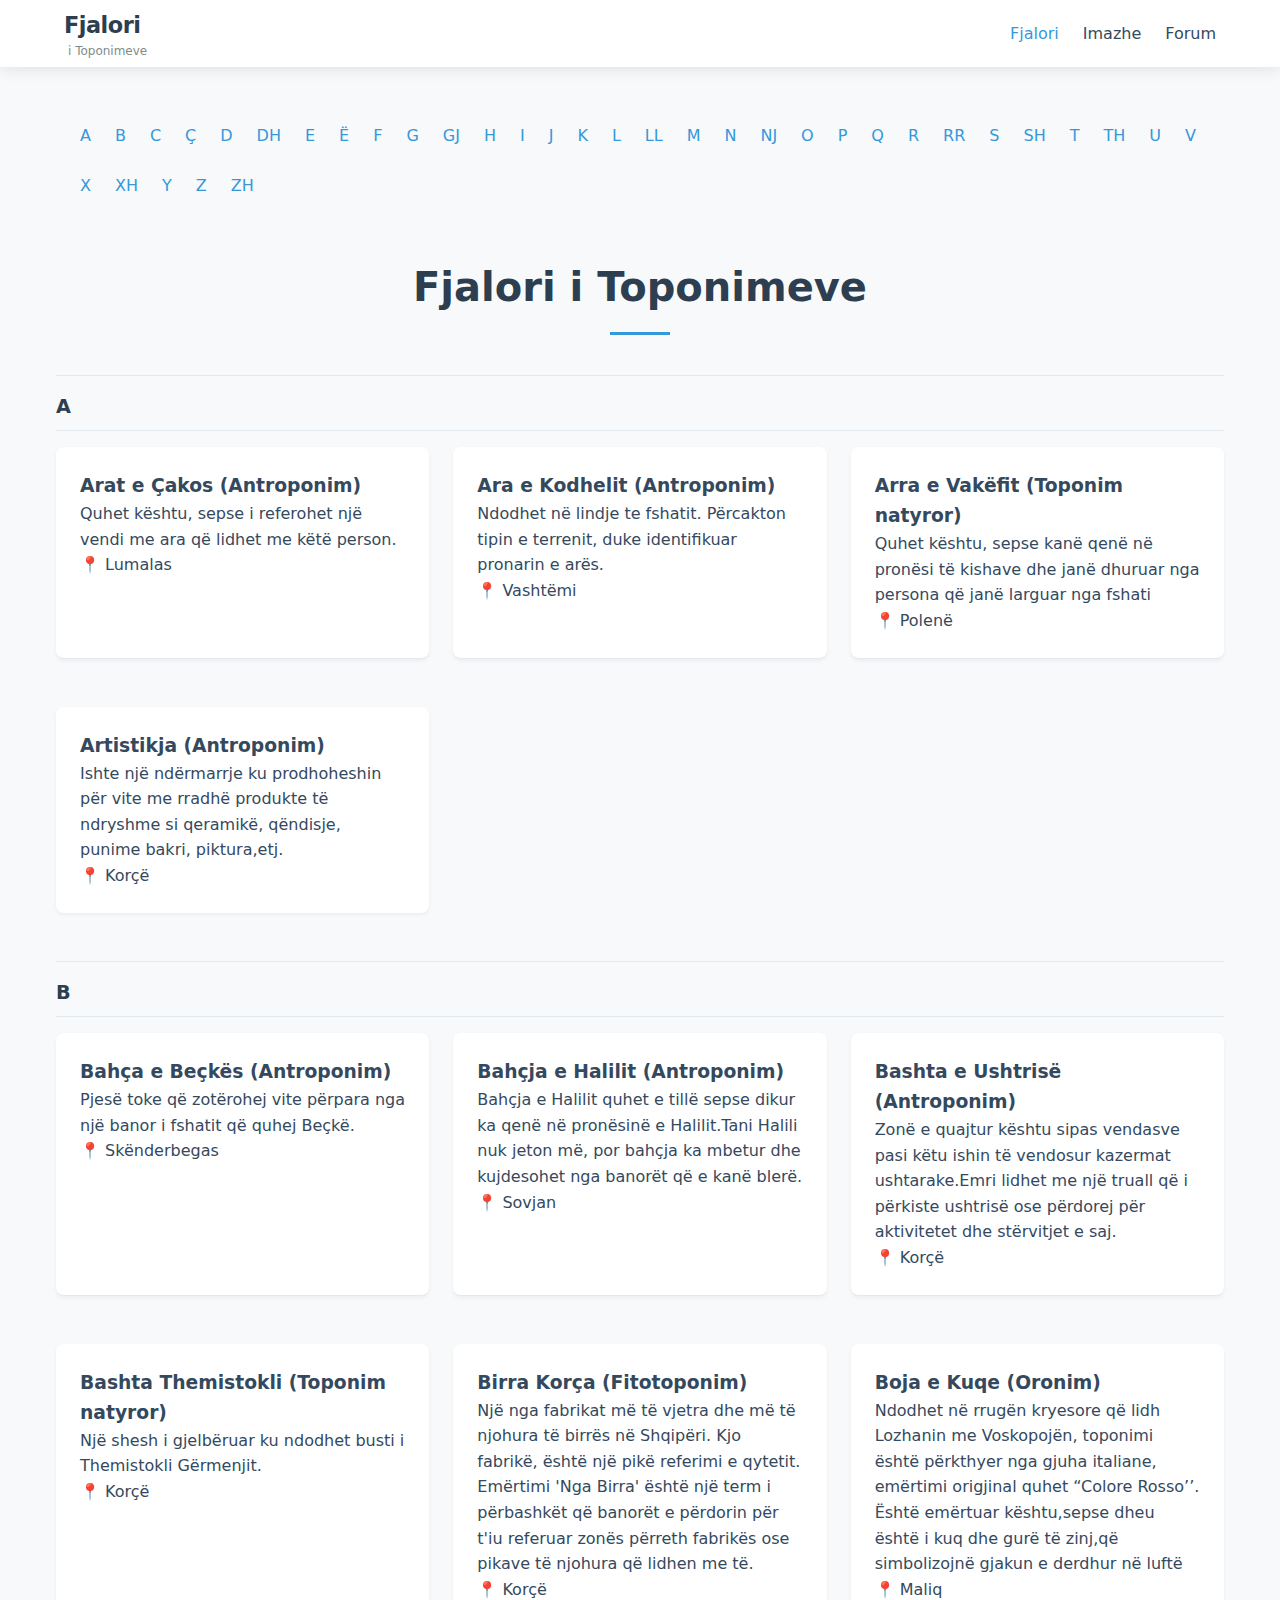
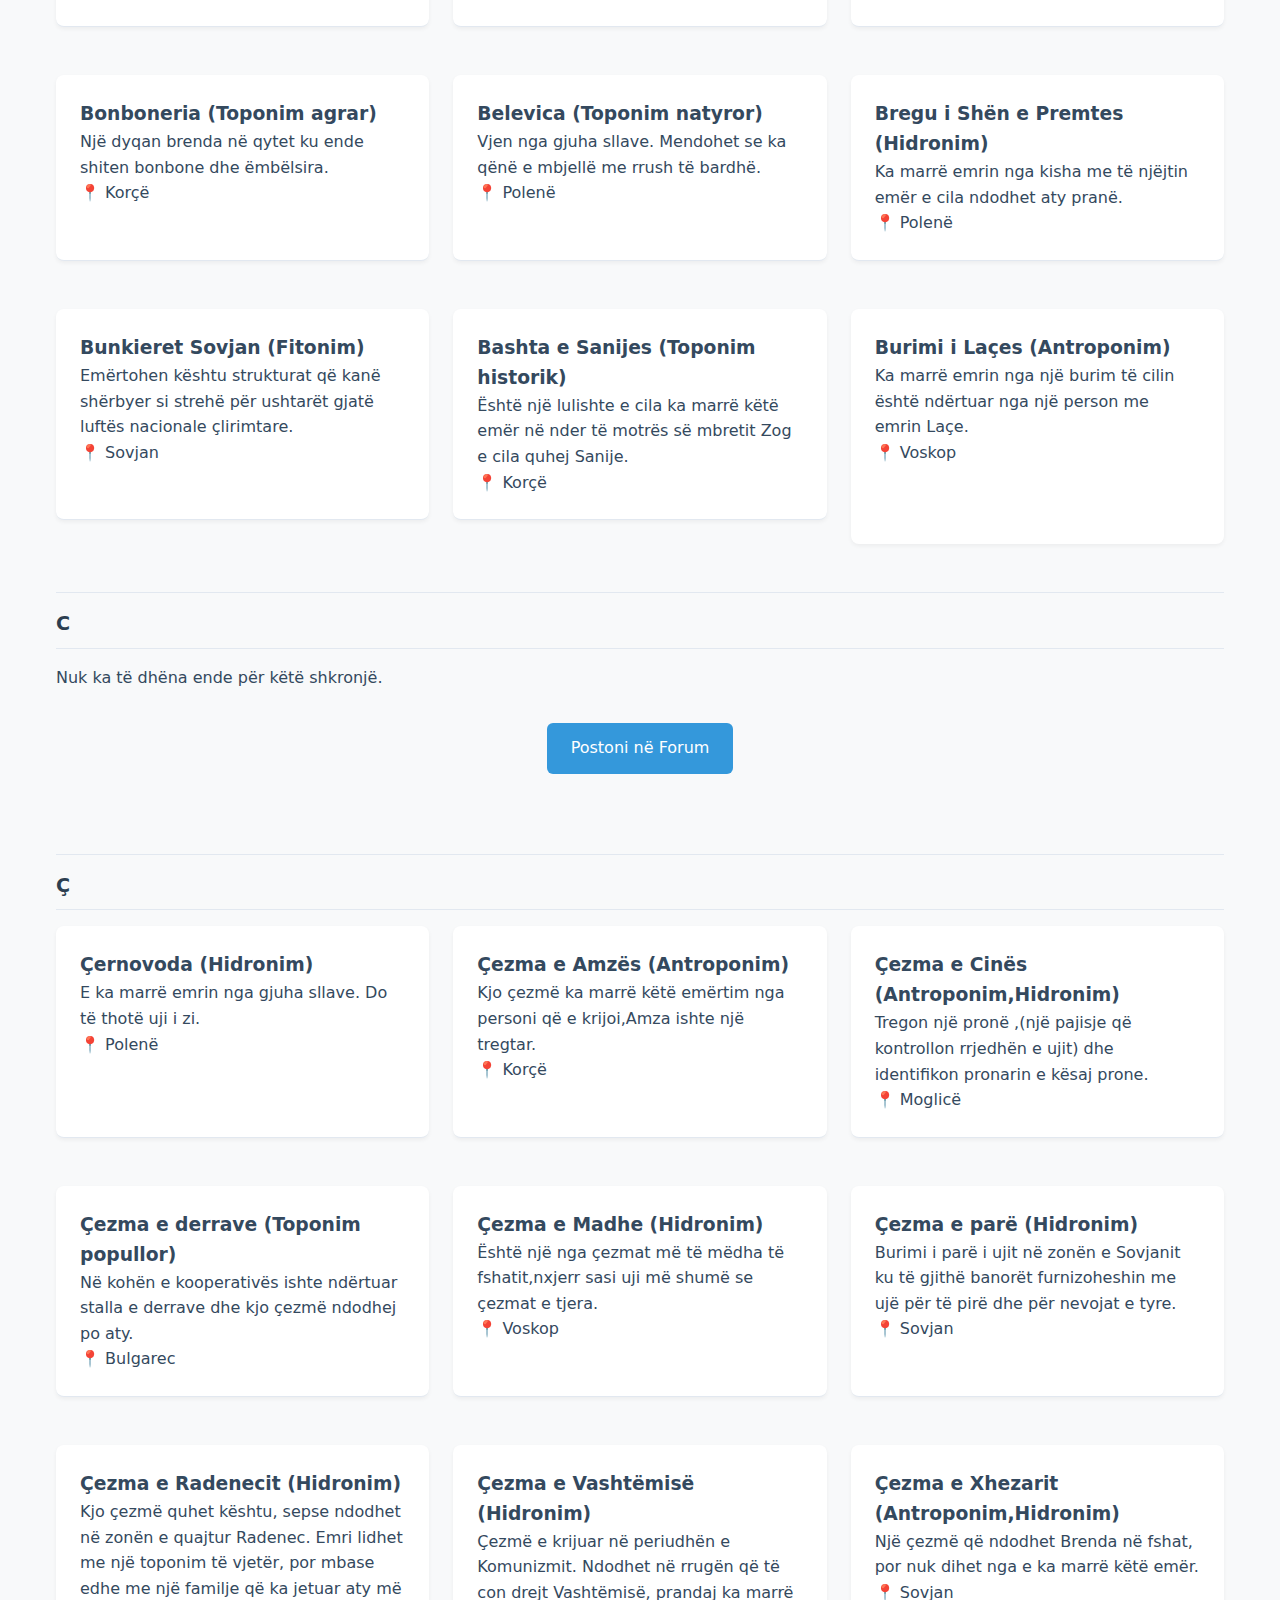
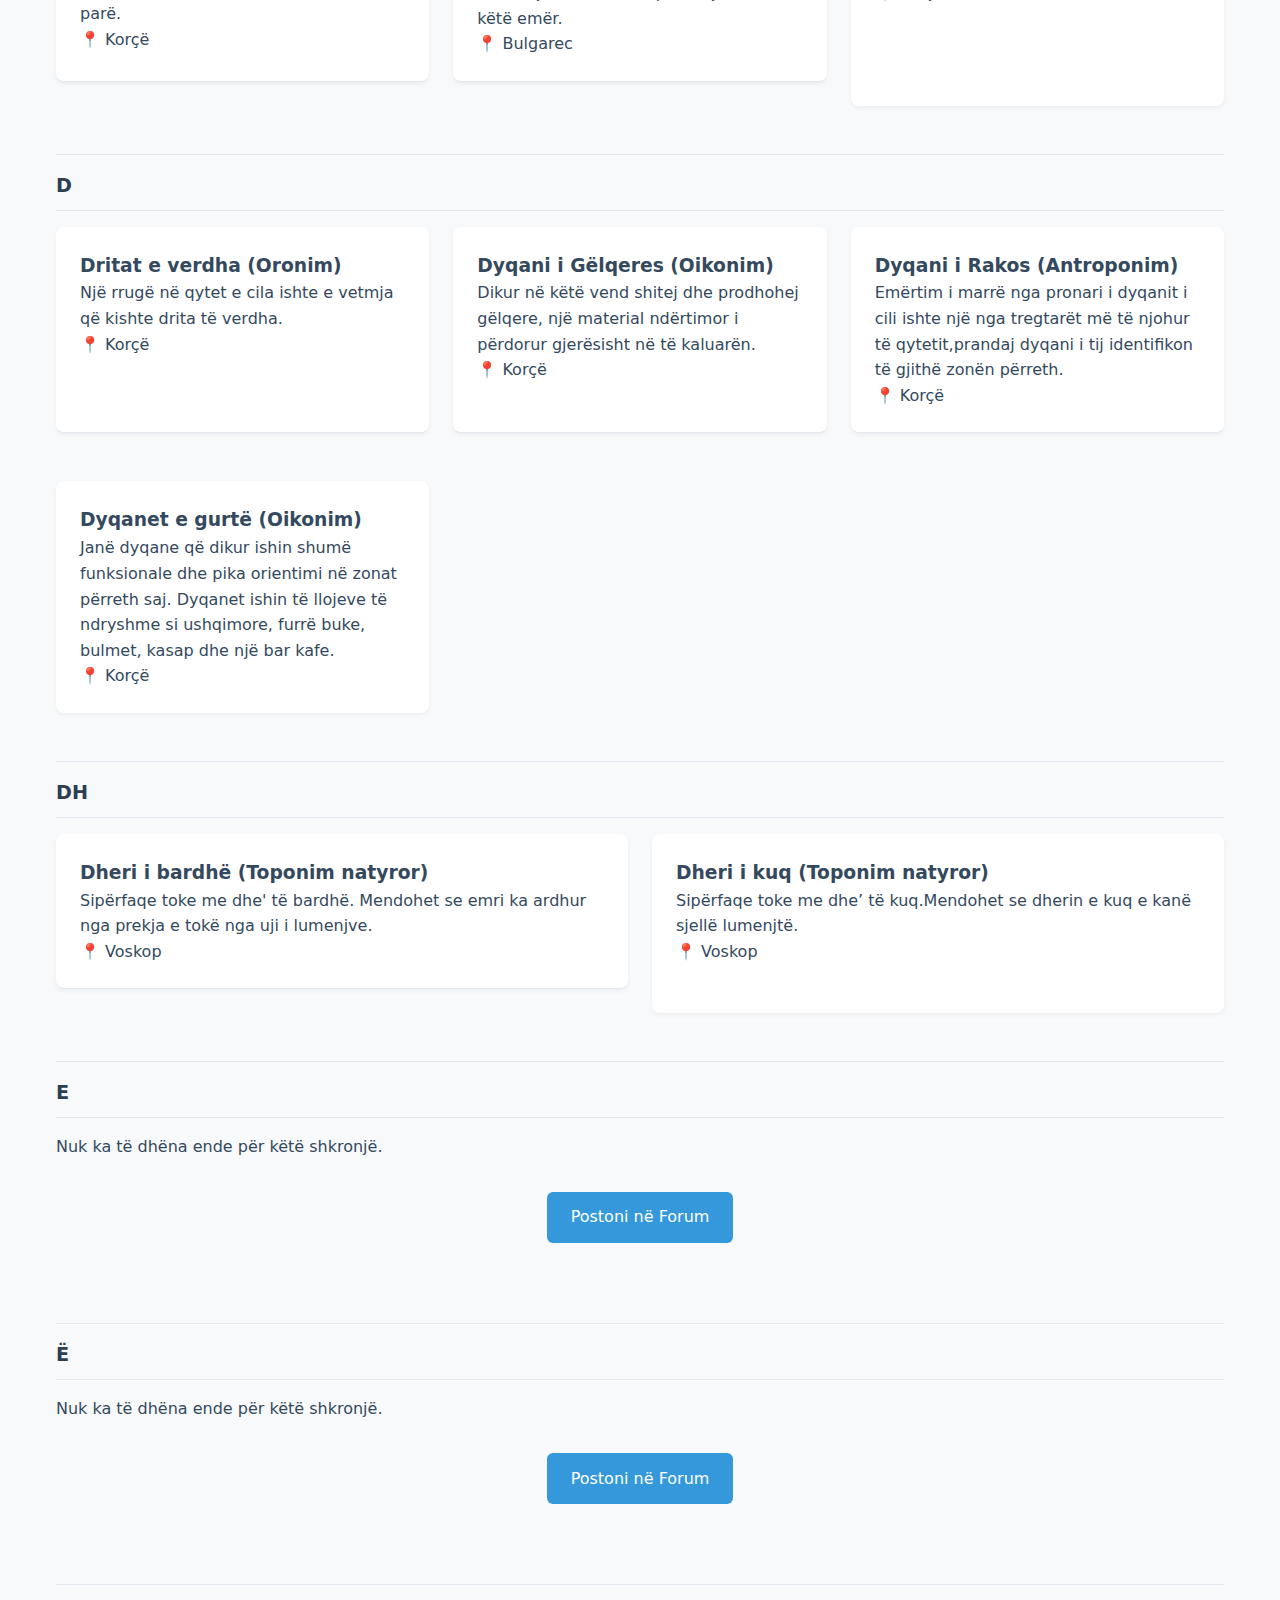
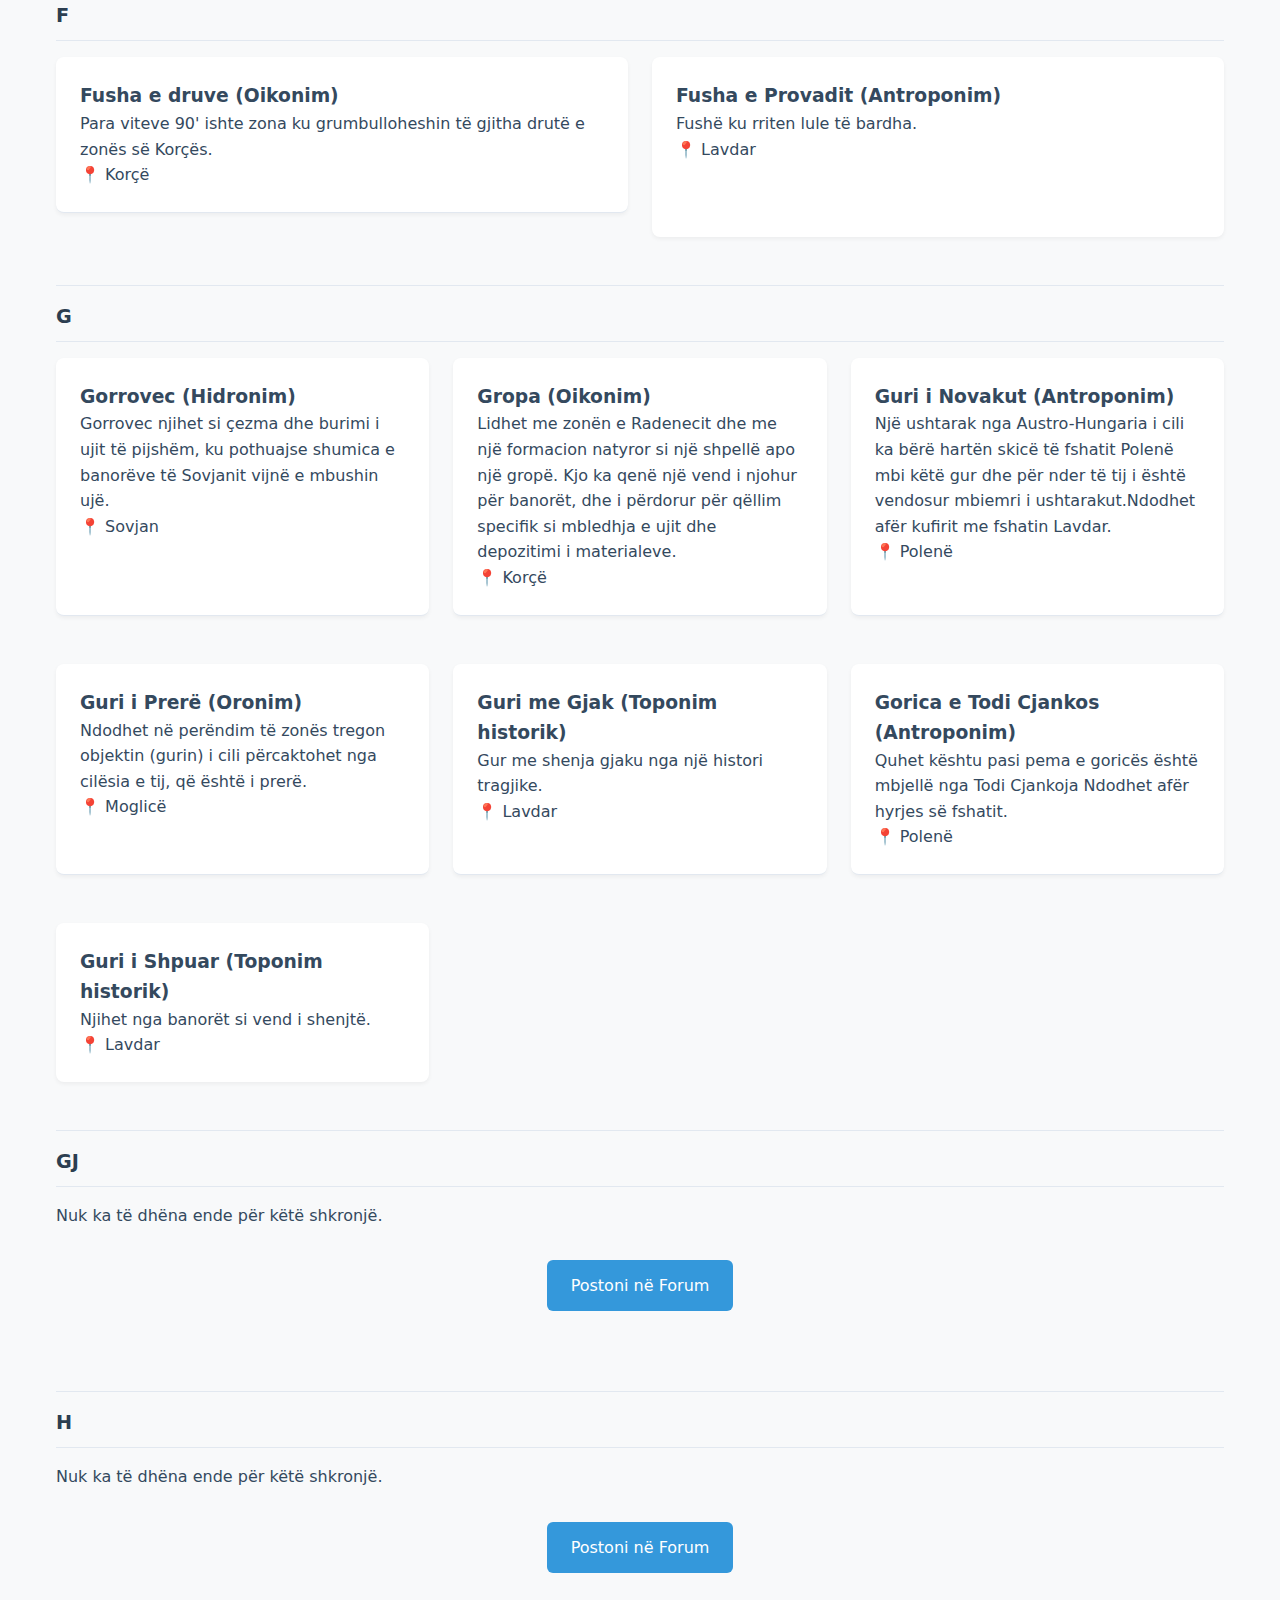
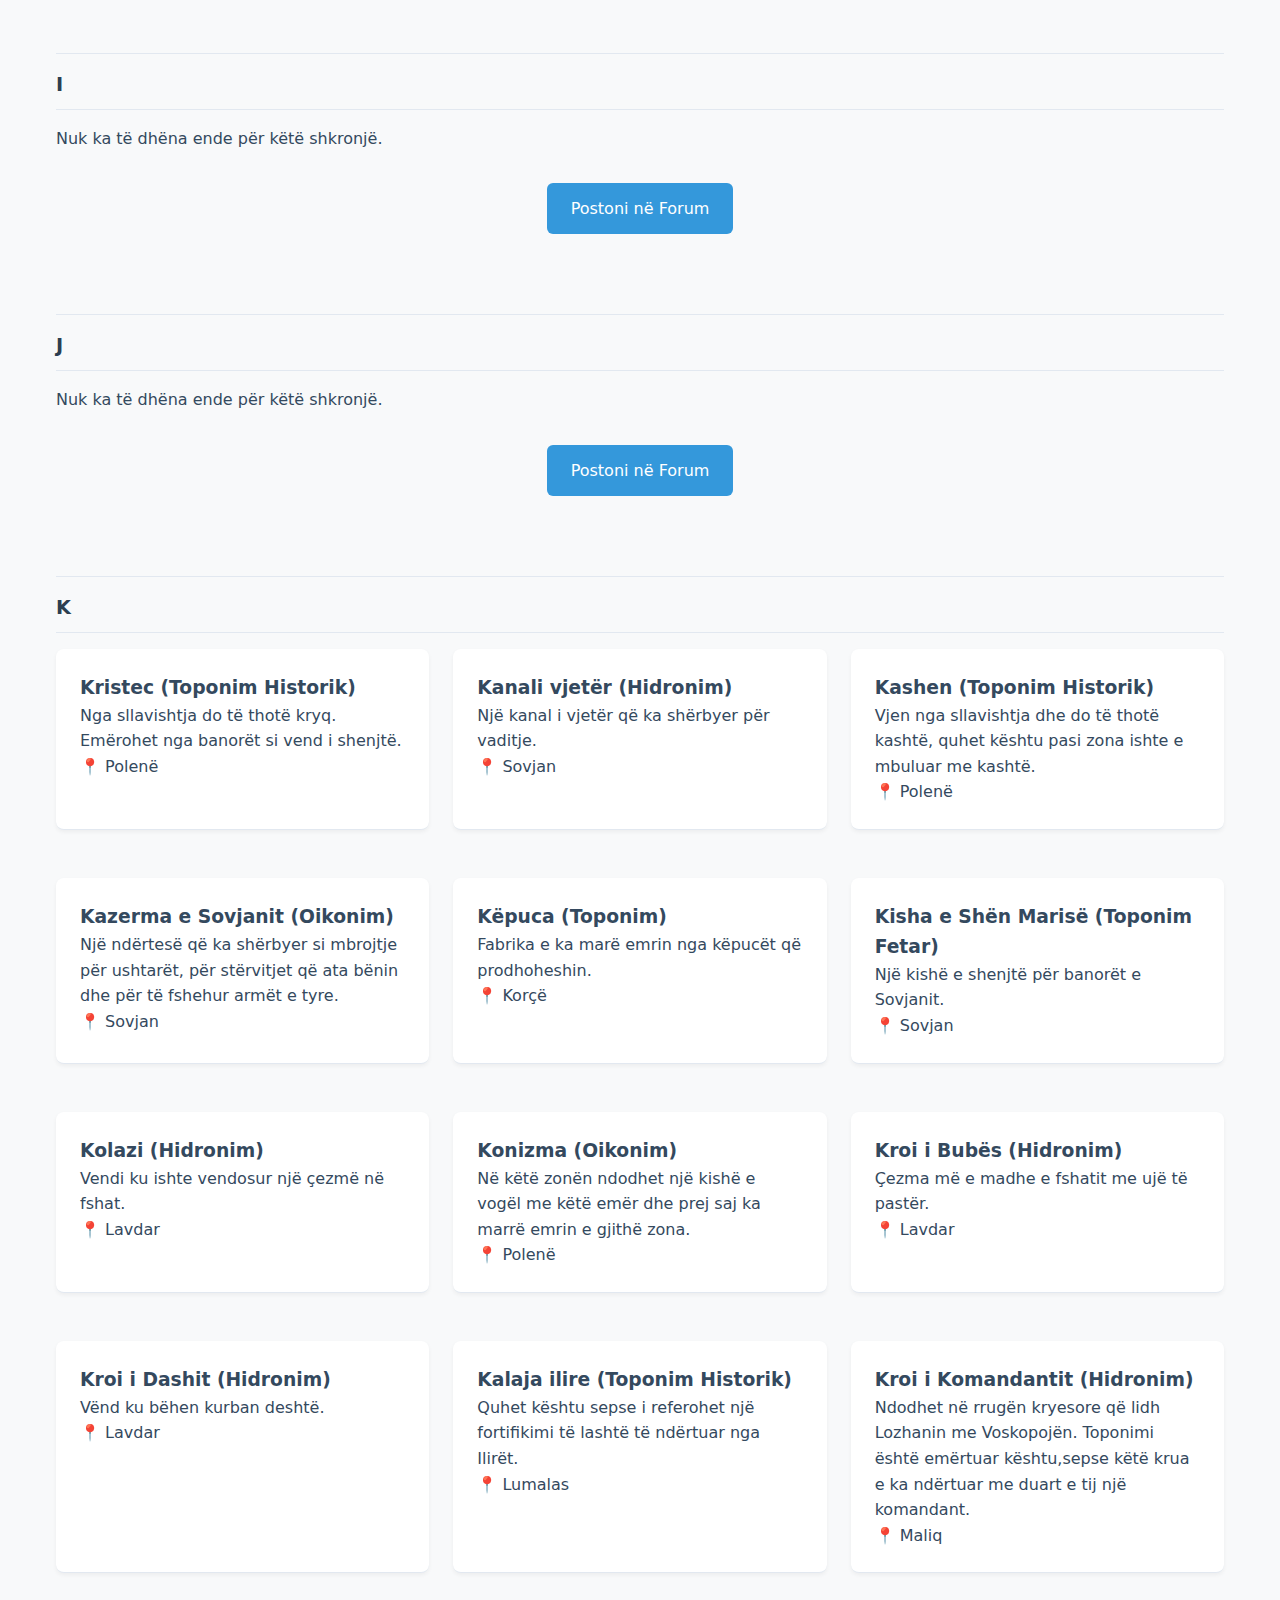
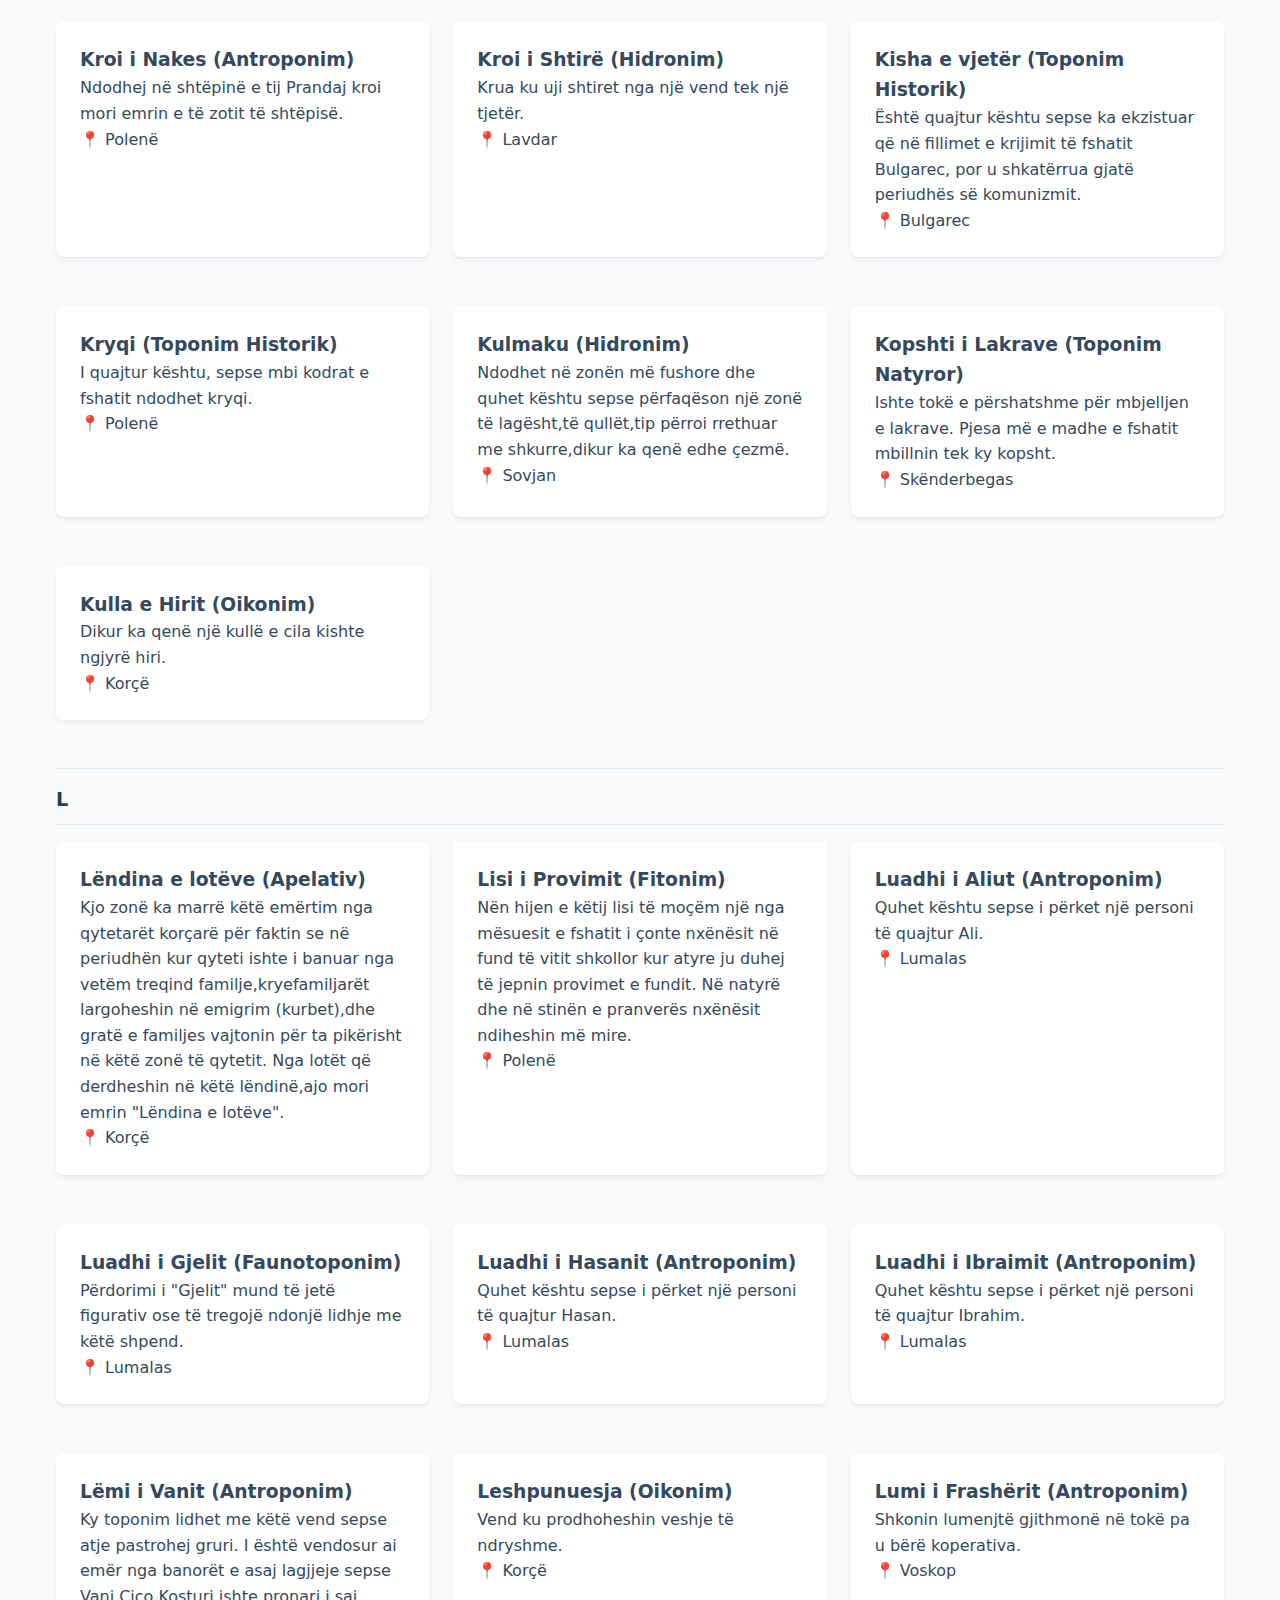
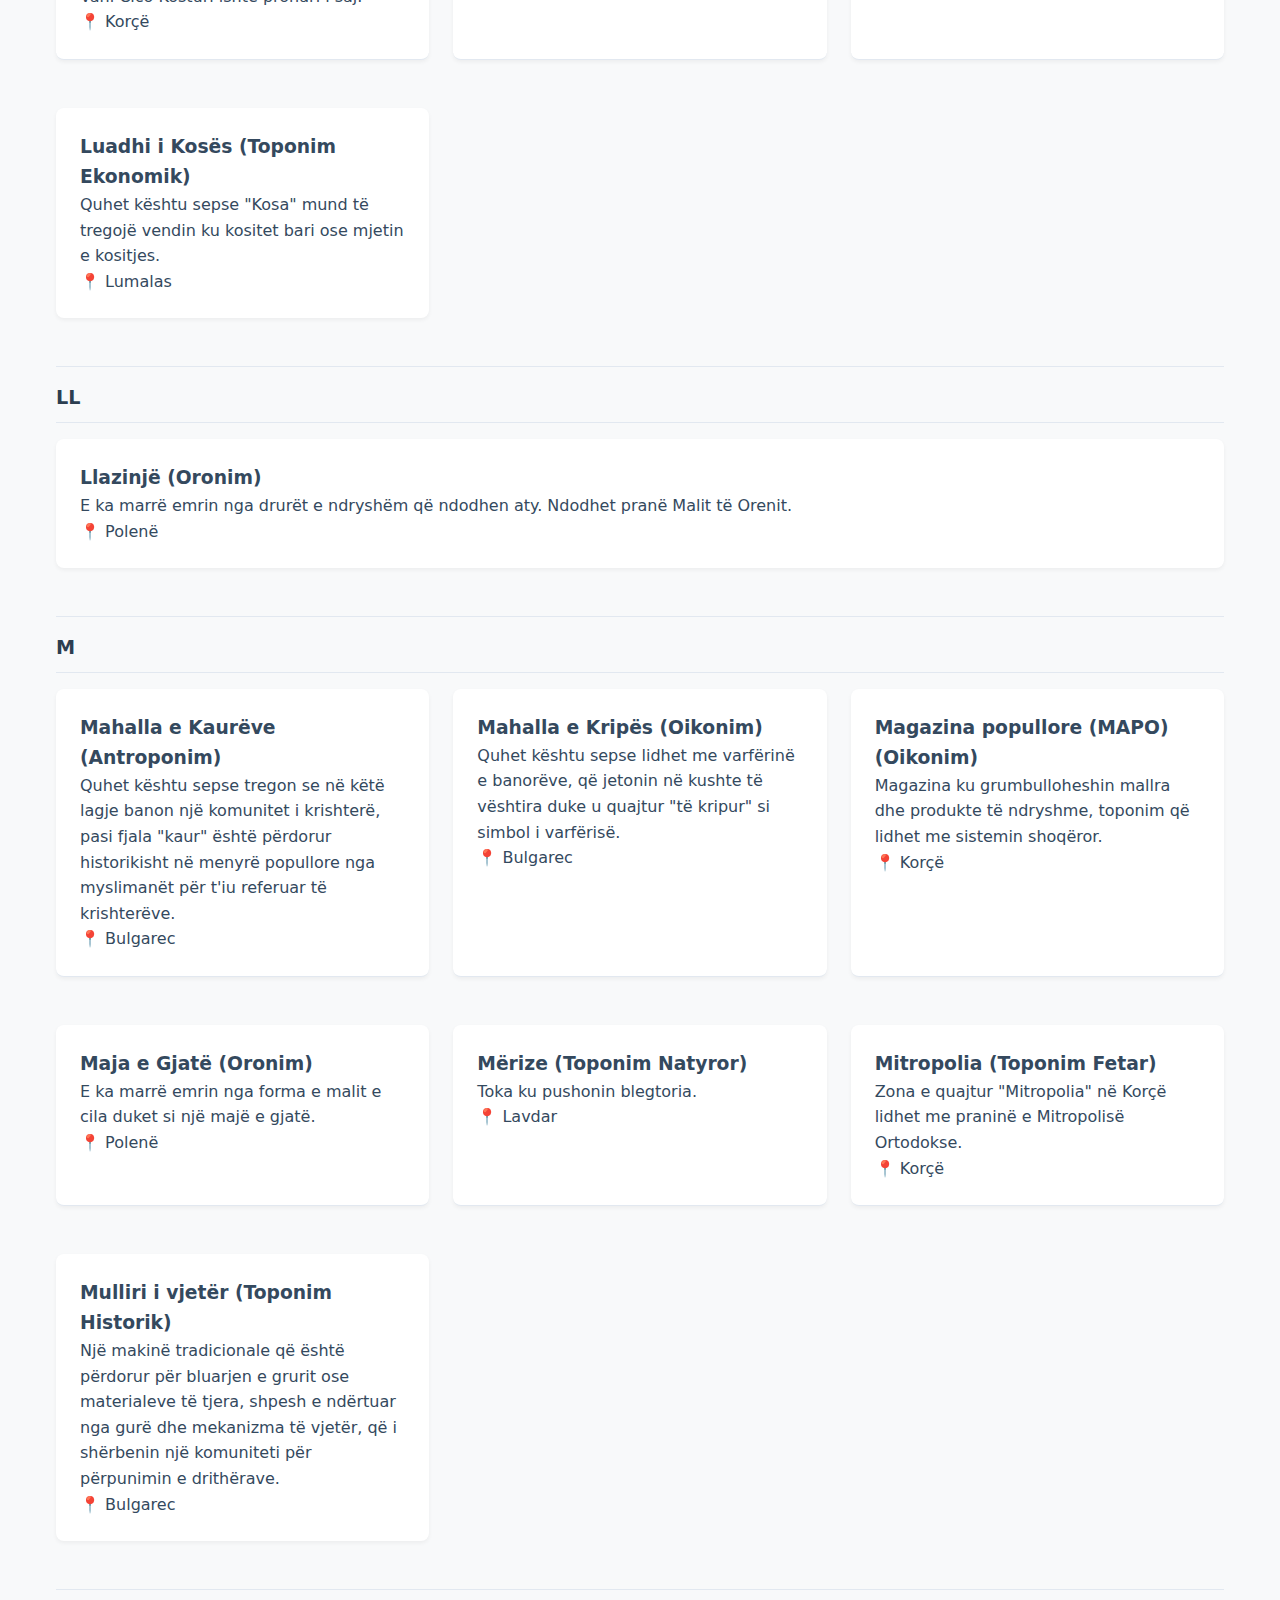
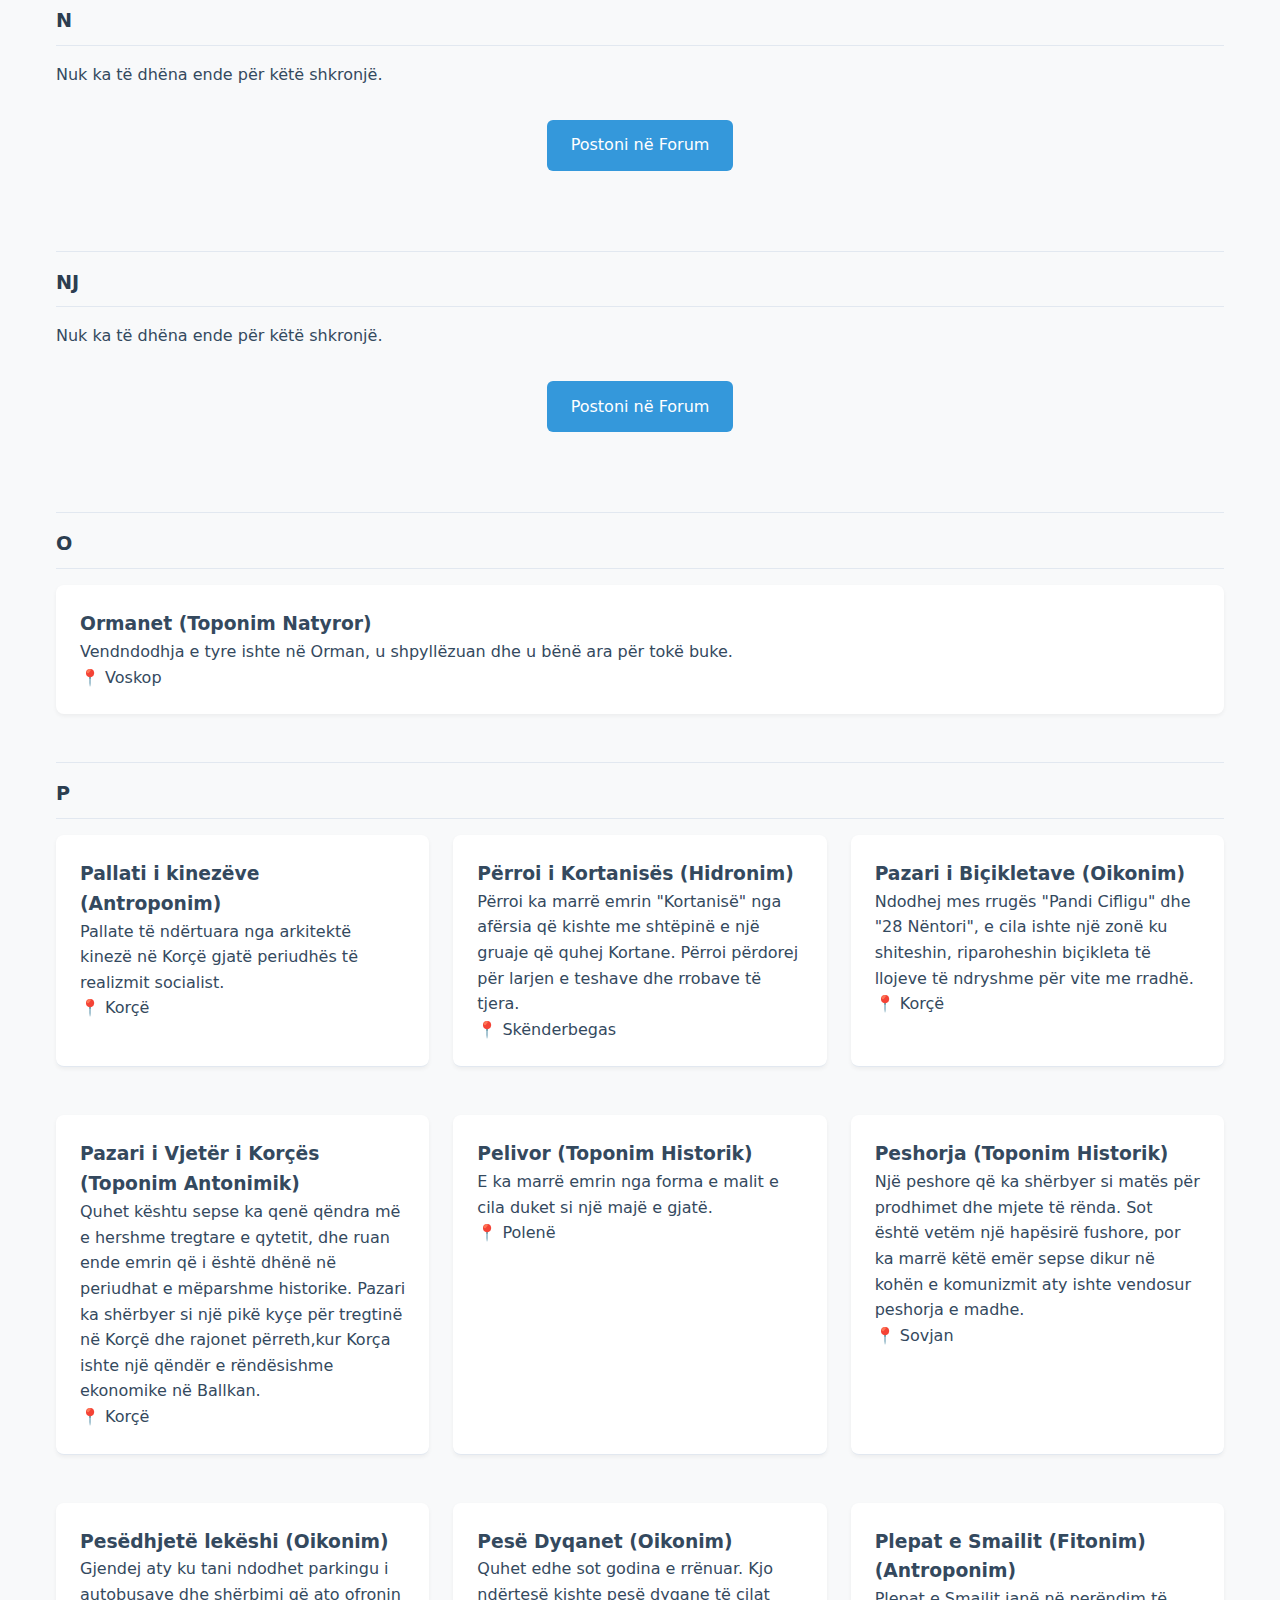
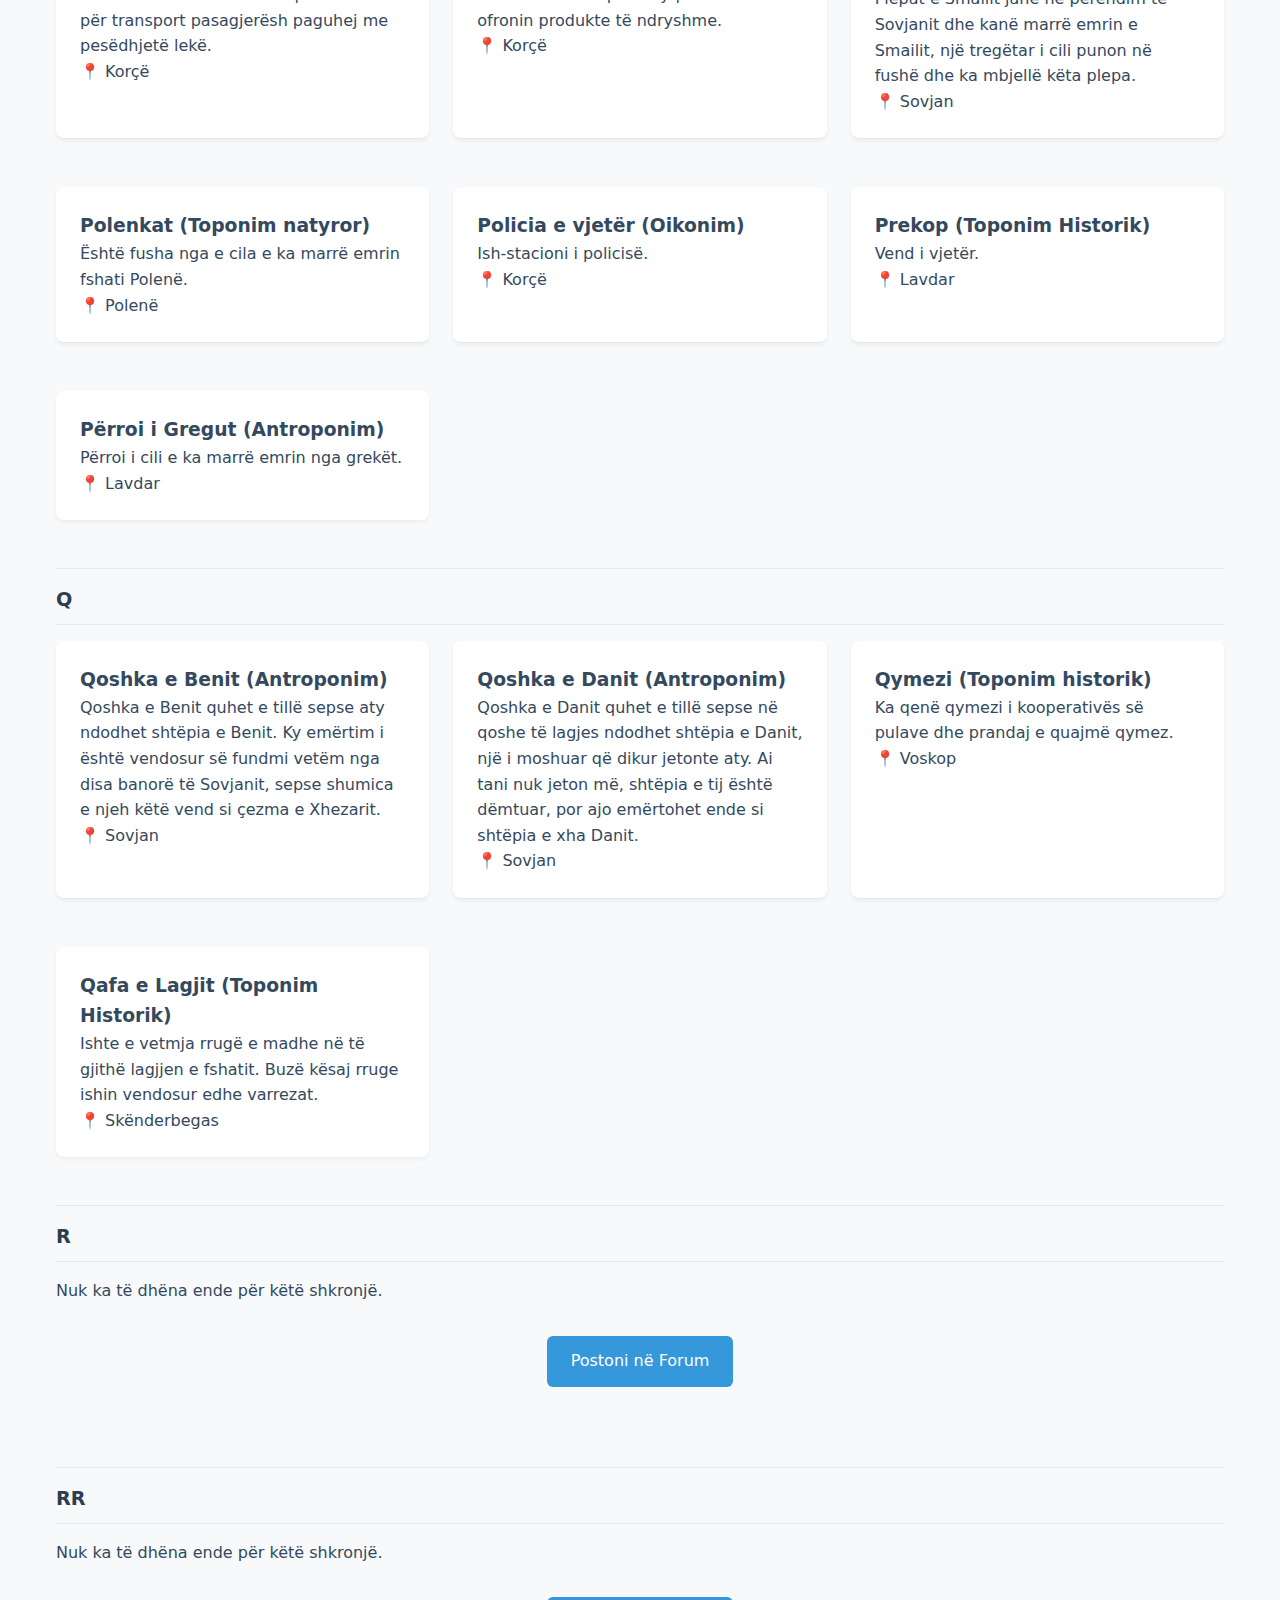
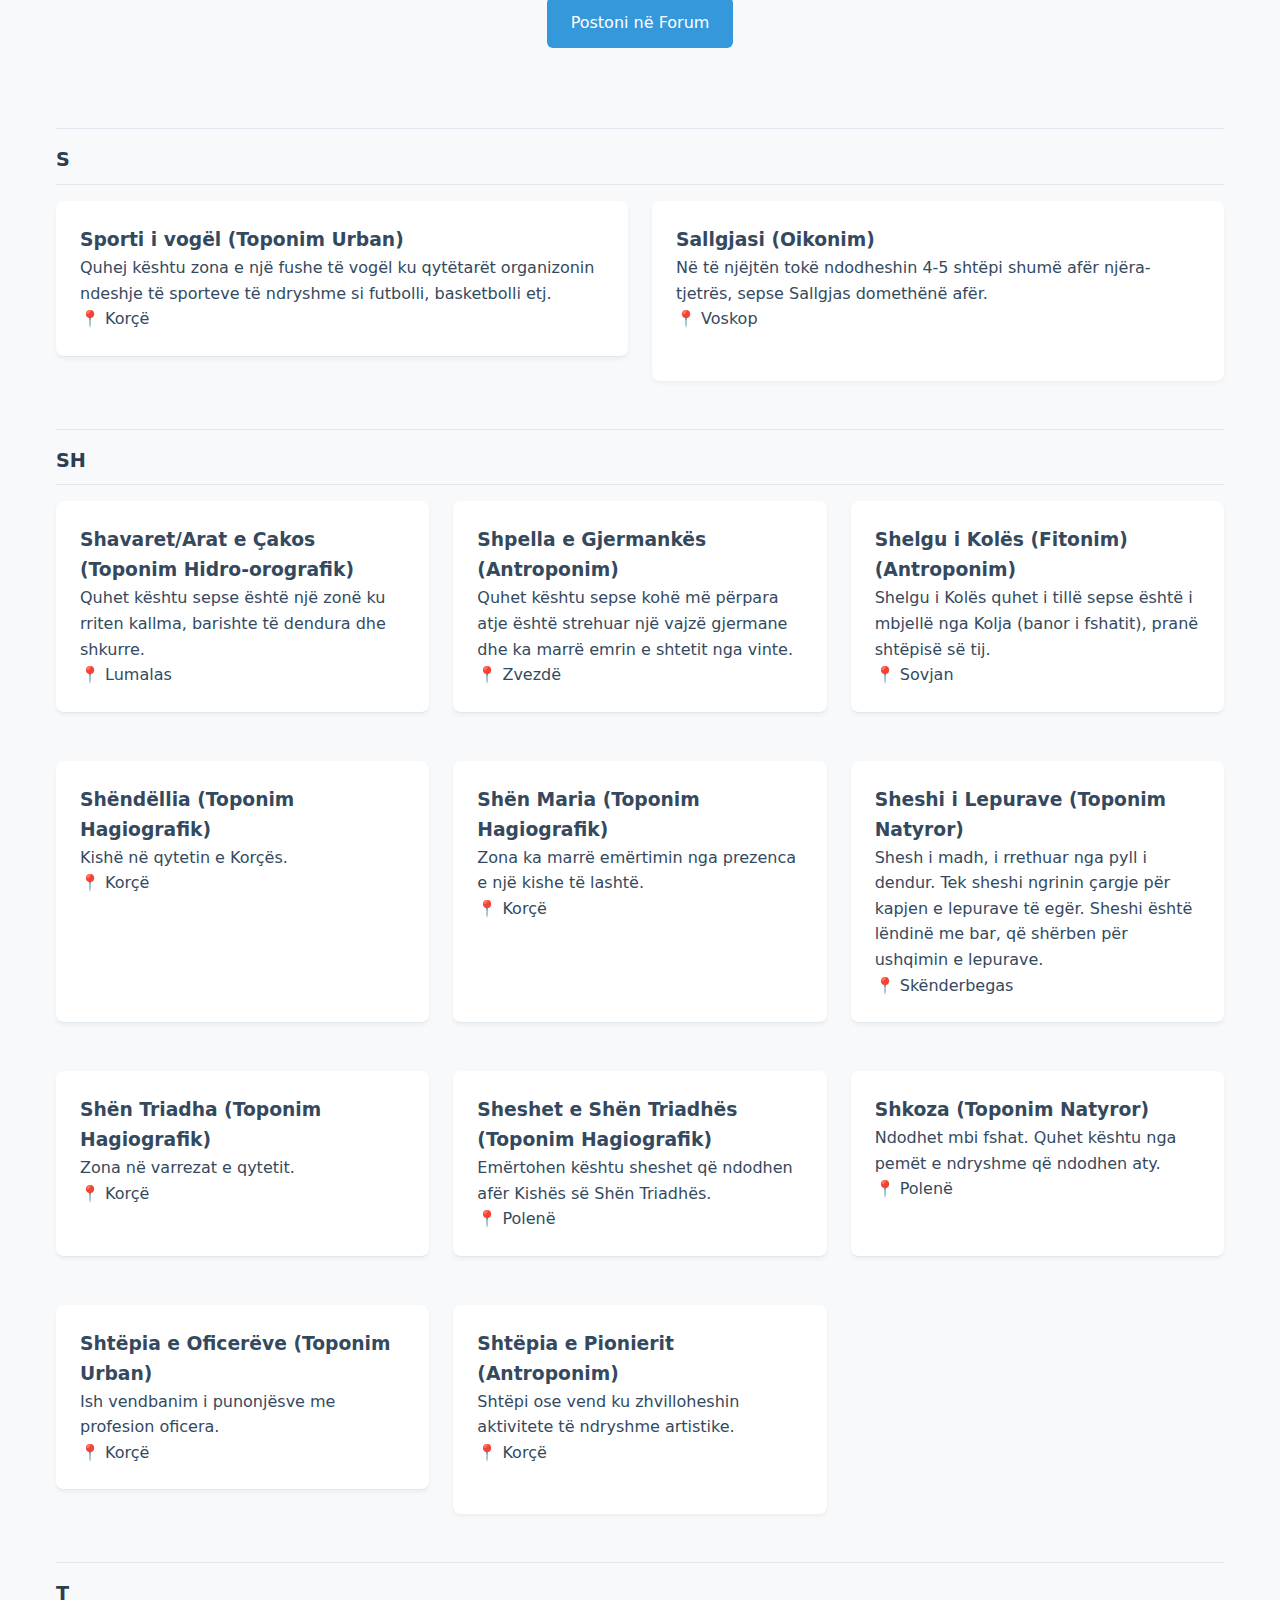
<file: index.html>
<!DOCTYPE html>
<html lang="sq">
<head>
    <meta charset="UTF-8">
    <meta name="viewport" content="width=device-width, initial-scale=1.0">
    <title>Fjalori i Toponimeve - Korçë</title>
    <link rel="stylesheet" href="style.css">
 <!-- Add to your existing head section -->
<link rel="stylesheet" href="https://cdnjs.cloudflare.com/ajax/libs/font-awesome/5.15.4/css/all.min.css">
</head>
<body>
    <nav class="navbar">
        <div class="navbar-container">
            <a href="index.html" class="navbar-brand">
                <span class="brand-main">Fjalori</span>
                <span class="brand-sub">i Toponimeve</span>
            </a>
            <button class="menu-toggle">☰</button>
            <ul class="navbar-menu">
                <li><a href="index.html" class="active">Fjalori</a></li>
                <li><a href="imazhe.html">Imazhe</a></li>
                <li><a href="forum.html">Forum</a></li>
            </ul>
        </div>
    </nav>

    <main class="container" id="main-content">
        <div class="forum-cta">
            <a href="forum.html">Postoni në Forum</a>
        </div>
    </main>

    <script src="data.json"></script>
    <script src="script.js"></script>



  <!-- Add this right before </body> -->

  <footer class="site-footer">
    <div class="footer-content">
        <div class="footer-section">
            <h4>Shfletoni</h4>
            <ul class="footer-links">
                <li><a href="index.html">Fjalori</a></li>
                <li><a href="imazhe.html">Galeria</a></li>
                <li><a href="forum.html">Forumi</a></li>
                <li><a href="#">Arkiva</a></li>
            </ul>
        </div>

        <div class="footer-section">
            <h4>Kontakt</h4>
            <div class="contact-info">
                <p><i class="fas fa-map-marker-alt"></i> Korçë, Albania</p>
                <p><i class="fas fa-envelope"></i> kontakt@toponimeve.al</p>
            </div>
        </div>

        <div class="footer-section">
            <h4>Projekti</h4>
            <p class="project-info">Një platformë digjitale për ruajtjen e trashëgimisë toponimike të qytetit tonë.</p>
        </div>
    </div>
    
    <div class="footer-bottom">
        <p>&copy; 2025 Fjalori i Toponimeve<br>Krijuar me <i class="fas fa-heart"></i> për Korçën</p>
    </div>
</footer>
</body>
</html>
</file>
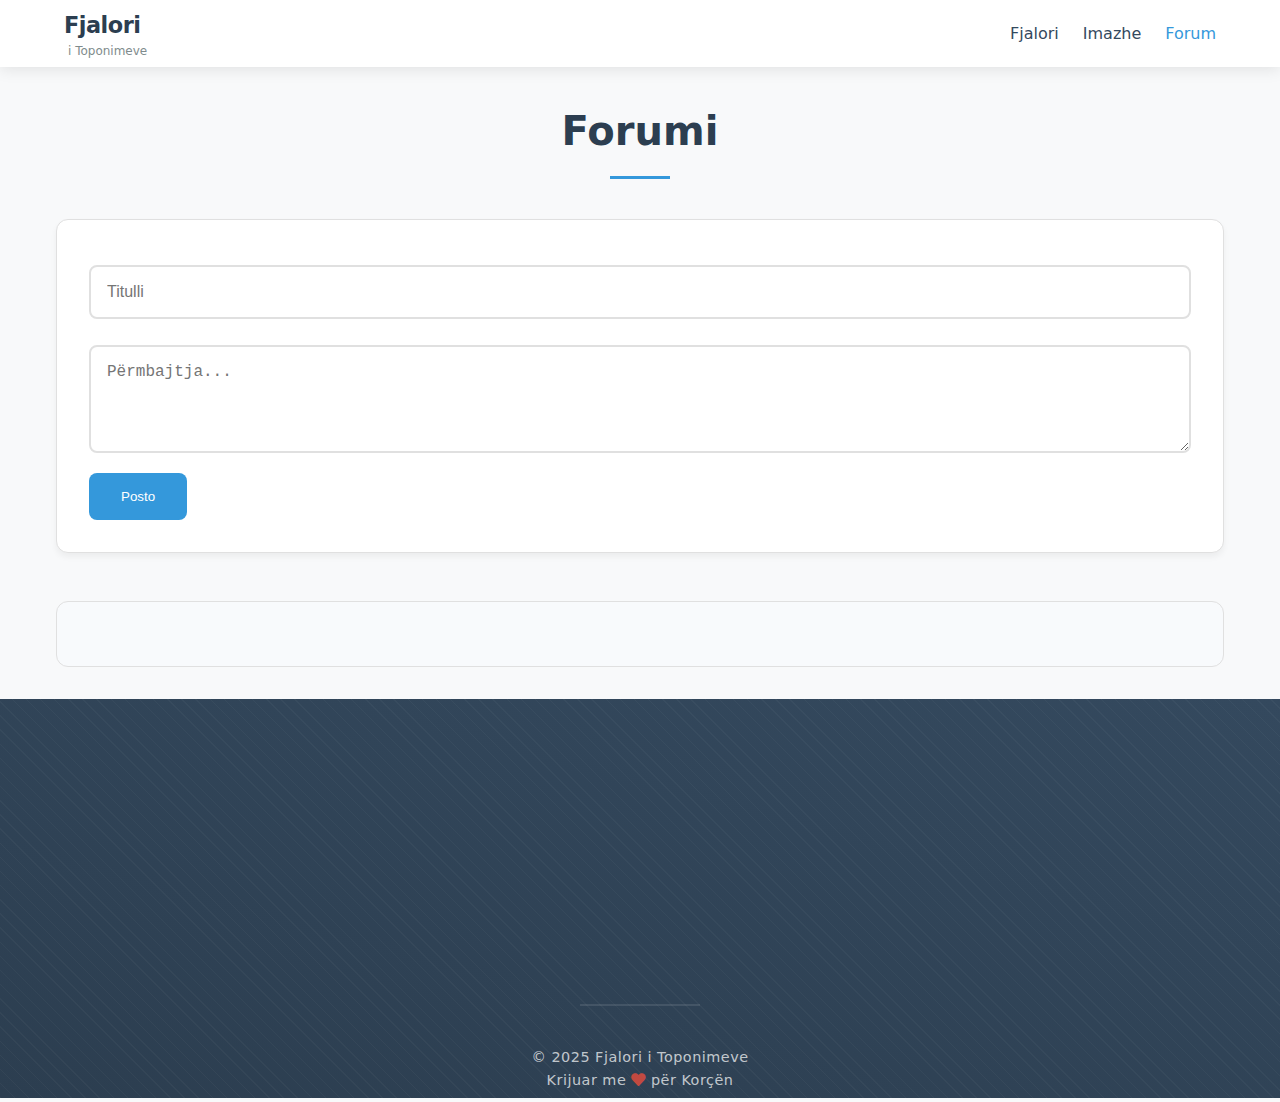
<file: forum.html>
<!DOCTYPE html>
<html lang="sq">
<head>
    <meta charset="UTF-8">
    <meta name="viewport" content="width=device-width, initial-scale=1.0">
    <title>Forum</title>
    <link rel="stylesheet" href="style.css">
  <!-- Add to your existing head section -->
<link rel="stylesheet" href="https://cdnjs.cloudflare.com/ajax/libs/font-awesome/5.15.4/css/all.min.css">
</head>
<body>
    <nav class="navbar">
        <div class="navbar-container">
            <a href="index.html" class="navbar-brand">
                <span class="brand-main">Fjalori</span>
                <span class="brand-sub">i Toponimeve</span>
            </a>
            <button class="menu-toggle">☰</button>
            <ul class="navbar-menu">
                <li><a href="index.html">Fjalori</a></li>
                <li><a href="imazhe.html">Imazhe</a></li>
                <li><a href="forum.html" class="active">Forum</a></li>
            </ul>
        </div>
    </nav>

    <main class="container">
        <h1 class="page-title">Forumi</h1>
        
        <form id="forumForm">
            <input type="text" id="postTitle" placeholder="Titulli" required>
            <textarea id="postContent" placeholder="Përmbajtja..." rows="4" required></textarea>
            <button type="submit">Posto</button>
        </form>
        
        <div id="forumPosts">
            <!-- Posts will appear here -->
        </div>
    </main>

    <script src="script.js"></script>


    <!-- Add this right before  -->
    <footer class="site-footer">
        <div class="footer-content">
            <div class="footer-section">
                <h4>Shfletoni</h4>
                <ul class="footer-links">
                    <li><a href="index.html">Fjalori</a></li>
                    <li><a href="imazhe.html">Galeria</a></li>
                    <li><a href="forum.html">Forumi</a></li>
                    <li><a href="#">Arkiva</a></li>
                </ul>
            </div>
    
            <div class="footer-section">
                <h4>Kontakt</h4>
                <div class="contact-info">
                    <p><i class="fas fa-map-marker-alt"></i> Korçë, Albania</p>
                    <p><i class="fas fa-envelope"></i> kontakt@toponimeve.al</p>
                </div>
            </div>
    
            <div class="footer-section">
                <h4>Projekti</h4>
                <p class="project-info">Një platformë digjitale për ruajtjen e trashëgimisë toponimike të qytetit tonë.</p>
            </div>
        </div>
        
        <div class="footer-bottom">
            <p>&copy; 2025 Fjalori i Toponimeve<br>Krijuar me <i class="fas fa-heart"></i> për Korçën</p>
        </div>
    </footer>
</body>
</html>
</file>
<file: style.css>
:root {
    --primary-color: #3498db;
    --secondary-color: #2c3e50;
    --background-color: #f8f9fa;
    --text-color: #34495e;
    --border-color: #e2e8f0;
  }
  
  * {
    box-sizing: border-box;
    margin: 0;
    padding: 0;
  }
  
  body {
    font-family: 'Segoe UI', system-ui, sans-serif;
    line-height: 1.6;
    color: var(--text-color);
    background-color: var(--background-color);
  }
  
  /* ===== Simplified Navbar ===== */
  .navbar {
    background: rgba(255, 255, 255, 0.98);
    box-shadow: 0 2px 15px rgba(0, 0, 0, 0.1);
    padding: 0.5rem 0;
  }
  
  @keyframes navbarSlideIn {
    from {
      transform: translateY(-100%);
      opacity: 0;
    }
    to {
      transform: translateY(0);
      opacity: 1;
    }
  }

  .navbar-container {
    max-width: 1200px;
    margin: 0 auto;
    padding: 0 1.5rem;
    display: flex;
    justify-content: space-between;
    align-items: center;
    transition: padding 0.3s ease;
  }
  
  .navbar-brand {
    text-decoration: none;
    transition: transform 0.3s cubic-bezier(0.4, 0, 0.2, 1);
  }
  
  .navbar-brand:hover {
    transform: translateY(-2px);
  }
  
  .brand-main {
    font-size: 1.4rem;
    font-weight: 700;
    color: var(--secondary-color);
    letter-spacing: -0.5px;
    transition: color 0.3s ease;
  }
  
  .brand-sub {
    font-size: 0.75rem;
    color: #7f8c8d;
    margin-left: 4px;
    display: block;
    line-height: 1.3;
  }
  
  .navbar-menu {
    display: flex;
    gap: 1.5rem;
    list-style: none;
    margin: 0;
    padding: 0;
  }
  
  .navbar-menu a {
    color: var(--text-color);
    text-decoration: none;
    font-weight: 500;
    position: relative;
    padding: 0.5rem 0;
    transition: color 0.3s ease;
  }
  
  .navbar-menu a::after {
    content: '';
    position: absolute;
    bottom: 0;
    left: 0;
    width: 0;
    height: 2px;
    background: var(--primary-color);
    transition: width 0.3s cubic-bezier(0.4, 0, 0.2, 1);
  }
  
  .navbar-menu a:hover::after {
    width: 100%;
  }
  
  .navbar-menu a.active {
    color: var(--primary-color);
  }
  
  .menu-toggle {
    display: none;
    background: none;
    border: none;
    font-size: 1.6rem;
    color: var(--secondary-color);
    cursor: pointer;
    transition: transform 0.3s ease;
  }
  
  /* ===== Main Content ===== */
  .container {
    max-width: 1200px;
    margin: 2rem auto;
    padding: 0 1rem;
  }
  
  /* ===== Alphabet Navigation ===== */
  .alphabet-nav {
    display: flex;
    flex-wrap: wrap;
    gap: 0.5rem;
    margin: 2rem 0;
    padding: 1rem;
    background: #f8f9fa;
    border-radius: 8px;
}

.alphabet-link {
    color: #3498db;
    text-decoration: none;
    font-weight: 500;
    padding: 0.5rem;
    transition: all 0.3s;
}

.alphabet-link:hover {
    background: #3498db;
    color: white;
    border-radius: 4px;
}

  
  /* ===== Entries ===== */
  .letter-section {
    margin: 2rem 0;
    padding: 1rem 0;
    border-top: 1px solid var(--border-color);
  }
  
  .letter-heading {
    font-size: 1.2rem;
    color: var(--secondary-color);
    padding-bottom: 0.5rem;
    margin-bottom: 1rem;
    border-bottom: 1px solid var(--border-color);
  }
  
  .entries-container {
    display: grid;
    grid-template-columns: repeat(auto-fit, minmax(300px, 1fr));
    gap: 1.5rem;
  }
  
  .toponym-entry {
    background: white;
    padding: 1.5rem;
    border-radius: 8px;
    box-shadow: 0 2px 4px rgba(0,0,0,0.05);
  }
  
  .toponym-entry:not(:last-child) {
    border-bottom: 1px solid var(--border-color);
    padding-bottom: 1.5rem;
    margin-bottom: 1.5rem;
  }
  
  /* ===== Forum Styles ===== */
  /* ===== Forum Enhancements ===== */

.page-title {
    font-size: 2.5rem;
    color: #2c3e50;
    text-align: center;
    margin-bottom: 2.5rem;
    position: relative;
    padding-bottom: 1rem;
}

.page-title::after {
    content: '';
    position: absolute;
    bottom: 0;
    left: 50%;
    transform: translateX(-50%);
    width: 60px;
    height: 3px;
    background: #3498db;
}

#forumForm {
    background: #ffffff;
    padding: 2rem;
    border-radius: 12px;
    box-shadow: 0 4px 6px rgba(0, 0, 0, 0.05);
    margin-bottom: 3rem;
    border: 1px solid #e0e0e0;
}

#forumForm input,
#forumForm textarea {
    width: 100%;
    padding: 1rem;
    margin: 0.8rem 0;
    border: 2px solid #e0e0e0;
    border-radius: 8px;
    font-size: 1rem;
    transition: all 0.3s ease;
}

#forumForm input:focus,
#forumForm textarea:focus {
    border-color: #3498db;
    outline: none;
    box-shadow: 0 0 0 3px rgba(52, 152, 219, 0.1);
}

/* Replace existing forum button styles */
#forumForm button {
  background: #3498db;
  color: white;
  border: none;
  padding: 1rem 2rem;
  border-radius: 8px;
  cursor: pointer;
  font-weight: 500;
  transition: all 0.3s cubic-bezier(0.4, 0, 0.2, 1);
  animation: pulse 2s infinite;
}

#forumForm button:hover {
  animation: pulse-hover 0.5s ease-in-out infinite alternate;
}

@keyframes pulse-hover {
  from { transform: scale(1.05); }
  to { transform: scale(1.08); }
}

#forumForm button:active {
  transform: scale(0.95) translateY(1px);
}

/* Forum Posts */
#forumPosts {
    background: #f8fafc;
    border-radius: 12px;
    padding: 2rem;
    border: 1px solid #e0e0e0;
}

.post {
    background: white;
    padding: 1.5rem;
    margin: 1.5rem 0;
    border-radius: 8px;
    box-shadow: 0 2px 4px rgba(0, 0, 0, 0.03);
    border-left: 4px solid #3498db;
    transition: transform 0.2s ease;
}

.post:hover {
    transform: translateY(-2px);
}

.post-header {
    display: flex;
    align-items: center;
    justify-content: space-between;
    margin-bottom: 1rem;
}

.post-author {
    font-weight: 600;
    color: #2c3e50;
}

.post-date {
    color: #95a5a6;
    font-size: 0.9rem;
}

.post-content {
    color: #34495e;
    line-height: 1.6;
    white-space: pre-wrap;
}

/* Empty State */
#forumPosts:empty::before {
    content: "Asnjë postim akoma - Bëhu i pari që të shkruash!";
    display: block;
    text-align: center;
    color: #95a5a6;
    padding: 2rem;
}

/* Responsive Design */
@media (max-width: 768px) {
    .container {
        padding: 1rem;
    }

    #forumForm {
        padding: 1.5rem;
    }

    .page-title {
        font-size: 2rem;
    }

    #forumForm button {
        width: 100%;
        justify-content: center;
    }
}
  
  /* ===== Mobile Styles ===== */
  @media (max-width: 768px) {
    .menu-toggle {
      display: block;
    }
  
    .navbar-menu {
      position: fixed;
      top: 60px;
      right: -100%;
      flex-direction: column;
      background: rgba(255, 255, 255, 0.98);
      backdrop-filter: blur(10px);
      width: 100%;
      padding: 1rem 2rem;
      box-shadow: 0 10px 15px rgba(0, 0, 0, 0.1);
      transition: right 0.3s cubic-bezier(0.4, 0, 0.2, 1);
    }
  
    .navbar-menu.active {
      right: 0;
    }
  
    .navbar-menu li {
      padding: 0.8rem 0;
      border-bottom: 1px solid rgba(0, 0, 0, 0.05);
    }

    .menu-toggle.active {
        transform: rotate(90deg);
      }
  
    .alphabet-nav {
      overflow-x: auto;
      padding-bottom: 0.5rem;
    }
  
    .entries-container {
      grid-template-columns: 1fr;
    }
  }

/* ===== Hover Animations ===== */
/* Applies only to individual entry containers */
.toponym-entry,
.post {
    transition: transform 0.3s ease, box-shadow 0.3s ease;
    transform-origin: center center;
}

.toponym-entry:hover,
.post:hover {
    transform: scale(1.02);
    box-shadow: 0 4px 15px rgba(0, 0, 0, 0.1);
    cursor: pointer;
}

/* Remove any existing transitions from these elements */
.letter-section,
#forumForm {
    transition: none !important;
    transform: none !important;
}



/* ===== Forum CTA Button ===== */
.forum-cta {
  text-align: center;
  margin: 2rem 0;
  width: 100%;
}

.forum-cta a {
  display: inline-block;
  padding: 0.8rem 1.5rem;
  background: var(--primary-color);
  color: white;
  text-decoration: none;
  border-radius: 6px;
  transition: all 0.3s ease;
  transform: scale(1);
  animation: cta-pulse 2s infinite;
  /* Center alignment */
  margin: 0 auto;
}

/* Alternative flexbox centering */
.forum-cta {
  display: flex;
  justify-content: center;
  margin: 2rem 0;
}
.forum-cta a:hover {
  animation: cta-hover-pulse 0.8s ease-in-out infinite;
  background: #2980b9;
}



@keyframes cta-hover-pulse {
  0% { transform: scale(1.05); }
  50% { transform: scale(1.1); }
  100% { transform: scale(1.05); }
}

/* ===== Modern Footer Styles ===== */
/* ===== Modern Animated Footer Styles ===== */
.site-footer {
  background: linear-gradient(15deg, #2c3e50 0%, #34495e 100%);
  color: rgba(255, 255, 255, 0.9);
  padding: 3rem 0 0;
  position: relative;
  overflow: hidden;
}

.site-footer::before {
  content: '';
  position: absolute;
  top: 0;
  left: 0;
  width: 100%;
  height: 100%;
  background: repeating-linear-gradient(
      45deg,
      rgba(255,255,255,0.03) 0,
      rgba(255,255,255,0.03) 1px,
      transparent 1px,
      transparent 10px
  );
  pointer-events: none;
}

.footer-content {
  max-width: 1200px;
  margin: 0 auto;
  padding: 0 1.5rem;
  display: grid;
  grid-template-columns: repeat(auto-fit, minmax(240px, 1fr));
  gap: 3rem;
  position: relative;
  transform: translateY(20px);
  opacity: 0;
  animation: footerEntrance 0.8s cubic-bezier(0.23, 1, 0.32, 1) forwards;
}

@keyframes footerEntrance {
  to {
      transform: translateY(0);
      opacity: 1;
  }
}

.footer-section h4 {
  color: white;
  font-size: 1.2rem;
  margin-bottom: 1.5rem;
  padding-bottom: 0.8rem;
  position: relative;
  letter-spacing: 0.8px;
}

.footer-section h4::after {
  content: '';
  position: absolute;
  bottom: 0;
  left: 0;
  width: 40px;
  height: 2px;
  background: var(--primary-color);
  transform-origin: left;
  transition: transform 0.4s ease-out;
}

.footer-section:hover h4::after {
  transform: scaleX(1.5);
}

.footer-links {
  display: grid;
  gap: 0.8rem;
}

.footer-links a {
  color: rgba(255, 255, 255, 0.85);
  text-decoration: none;
  position: relative;
  padding-left: 0;
  transition: all 0.4s cubic-bezier(0.23, 1, 0.32, 1);
}

.footer-links a::before {
  content: '▹';
  position: absolute;
  left: -1em;
  opacity: 0;
  color: var(--primary-color);
  transition: all 0.3s ease;
}

.footer-links a:hover {
  color: var(--primary-color);
  padding-left: 1.2em;
}

.footer-links a:hover::before {
  opacity: 1;
  left: 0;
}

.contact-info p {
  margin: 1rem 0;
  display: flex;
  align-items: center;
  gap: 0.8rem;
  padding: 0.8rem;
  background: rgba(255,255,255,0.05);
  border-radius: 6px;
  transition: all 0.3s ease;
  cursor: default;
}

.contact-info p:hover {
  background: rgba(255,255,255,0.08);
  transform: translateY(-2px);
  box-shadow: 0 4px 12px rgba(0,0,0,0.15);
}

.project-info {
  line-height: 1.6;
  opacity: 0.9;
  max-width: 280px;
  transform: translateX(-20px);
  opacity: 0;
  animation: textReveal 0.6s 0.3s ease-out forwards;
}

@keyframes textReveal {
  to {
      transform: translateX(0);
      opacity: 1;
  }
}

.footer-bottom {
  text-align: center;
  padding: 2rem 1rem 1rem;
  margin-top: 3rem;
  position: relative;
}

.footer-bottom::before {
  content: '';
  position: absolute;
  top: 0;
  left: 50%;
  transform: translateX(-50%);
  width: 120px;
  height: 2px;
  background: rgba(255,255,255,0.1);
}

.footer-bottom p {
  font-size: 0.9rem;
  letter-spacing: 0.5px;
  opacity: 0.8;
  transform: translateY(10px);
  animation: footerBottomEntrance 0.8s 0.4s cubic-bezier(0.23, 1, 0.32, 1) forwards;
}

@keyframes footerBottomEntrance {
  to {
      transform: translateY(0);
  }
}

.fa-heart {
  color: #e74c3c;
  animation: heartbeat 1.8s ease-in-out infinite;
}

@keyframes heartbeat {
  0% { transform: scale(1); }
  15% { transform: scale(1.2); }
  30% { transform: scale(1); }
  45% { transform: scale(1.1); }
  60% { transform: scale(1); }
}

@media (max-width: 768px) {
  .footer-content {
      grid-template-columns: 1fr;
      gap: 2rem;
  }
  
  .footer-section h4::after {
      left: 50%;
      transform: translateX(-50%);
  }
  
  .footer-section:hover h4::after {
      transform: translateX(-50%) scaleX(1.5);
  }
  
  .project-info {
      margin: 0 auto;
  }
}
</file>
